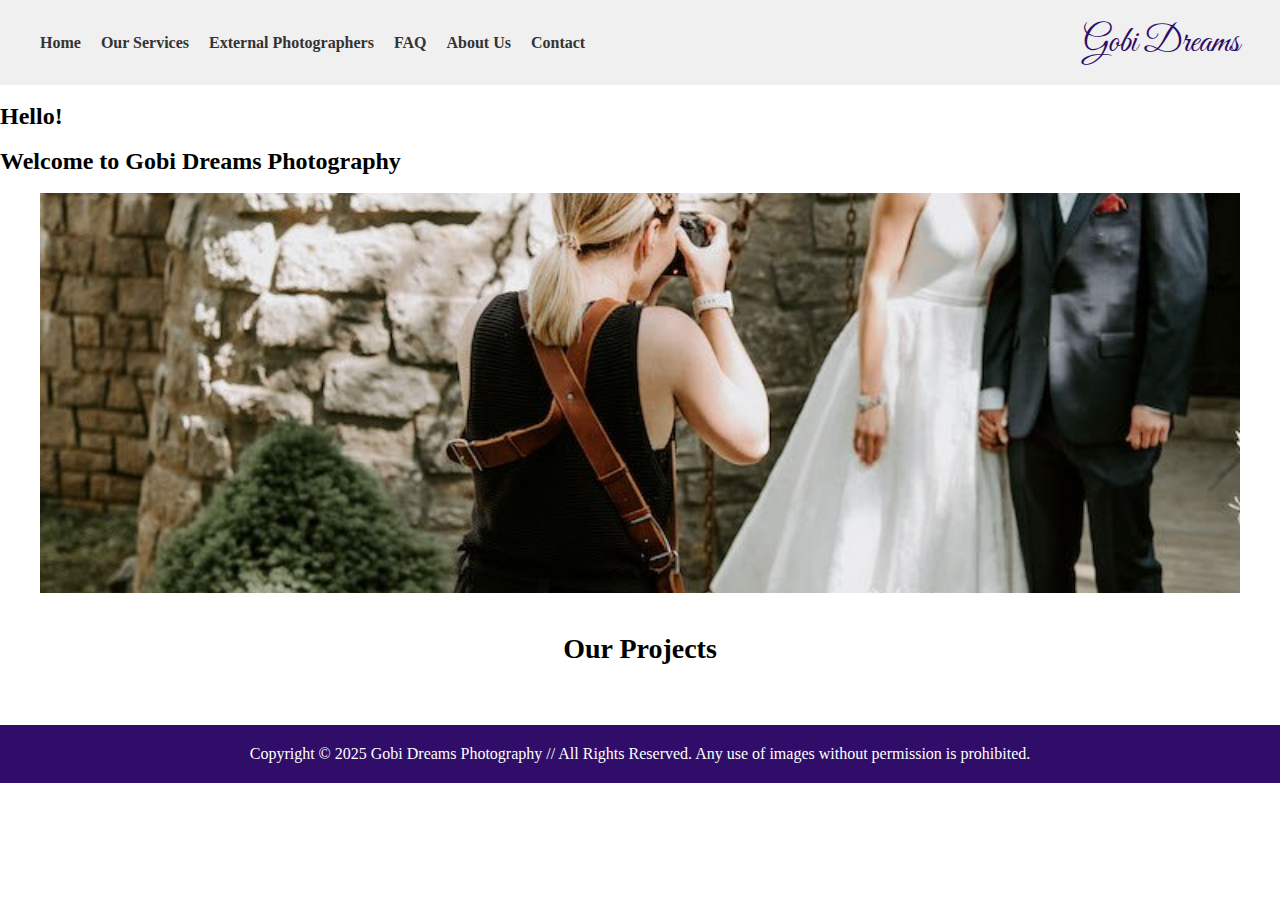
<file: index.html>
<!DOCTYPE html>
<html lang="en">
<head>
  <meta charset="UTF-8" />
  <meta name="viewport" content="width=device-width, initial-scale=1.0"/>
  <title>Gobi Dreams - Home</title>
  <link rel="stylesheet" href="css/style.css" />
</head>
<body onload="loadProjects()">

  <!-- Header -->
  <header class="main-header">
    <nav class="navbar">
      <a href="index.html">Home</a>
      <a href="services.html">Our Services</a>
      <a href="external.html">External Photographers</a>
      <a href="faq.html">FAQ</a>
      <a href="about.html">About Us</a>
      <a href="contact.html">Contact</a>
    </nav>
    <div class="studio-name">Gobi Dreams</div>
  </header>

  <div>
    <br>
    <h2>Hello!</h2>
    <br>
    <h2>Welcome to Gobi Dreams Photography</h2>
    <br>
  </div>

  <!-- Image Slider -->
  <section class="slider">
    <div class="slides">
      <img src="images/photo1.jpg" alt="Slide 1">
      <img src="images/photo2.jpg" alt="Slide 2">
      <img src="images/photo3.jpg" alt="Slide 3">
      <img src="images/photo4.jpg" alt="Slide 4">
      <img src="images/photo5.jpg" alt="Slide 5">
    </div>
  </section>

  <!-- Our Projects -->
  <section class="projects-section">
    <h2>Our Projects</h2>

    <!-- Project Display -->
    <div id="project-container" class="project-grid"></div>

    <!-- Admin Project Add Form -->
    <div id="admin-form" style="display: none;">
      <h3>Add New Project</h3>
      <input type="text" id="projectName" placeholder="Project Name">
      <input type="text" id="userName" placeholder="User Name">
      <input type="file" id="imageFile" accept="image/*">
      <button onclick="addProject()">Add Project</button>
    </div>
  </section>

  <!-- Footer -->
  <footer class="main-footer">
    Copyright © 2025 Gobi Dreams Photography //
    All Rights Reserved. Any use of images without permission is prohibited.
  </footer>

  <!-- JavaScript file -->
  <script src="js/script.js"></script>
</body>
</html>
</file>
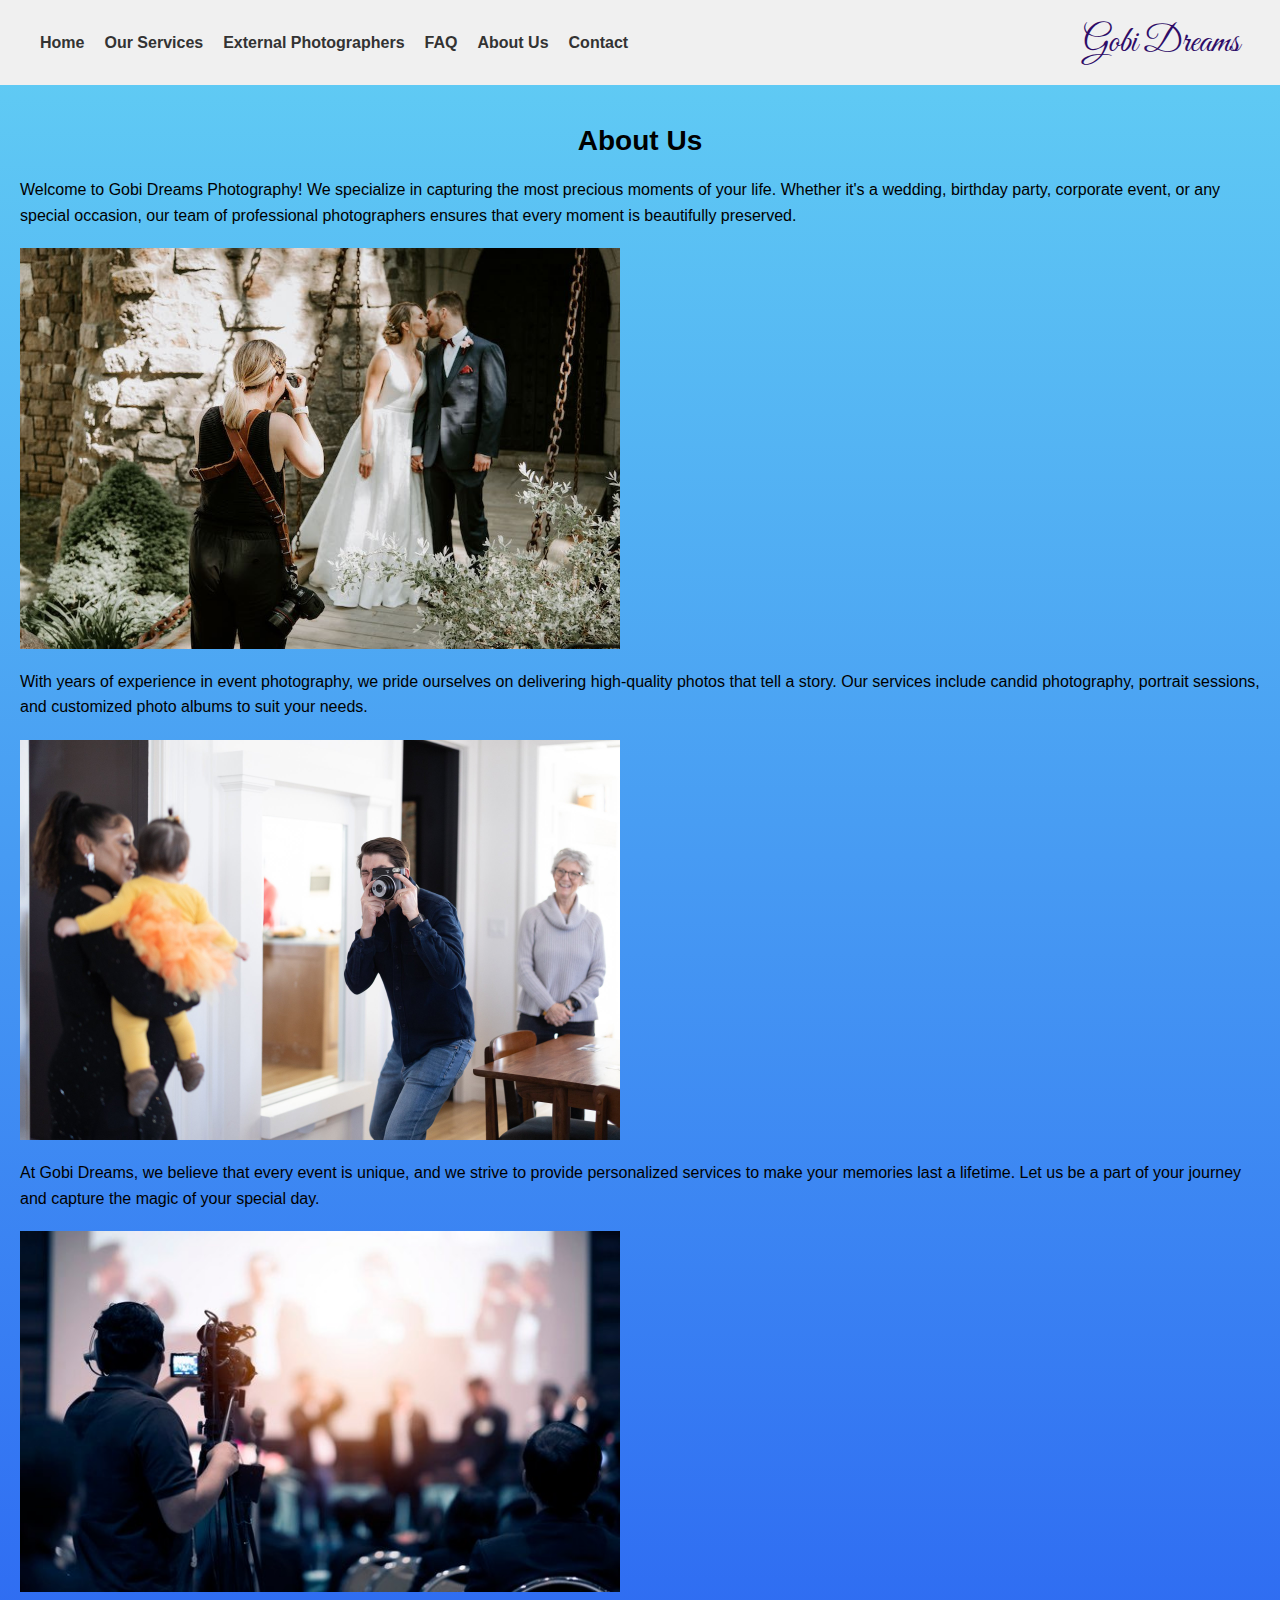
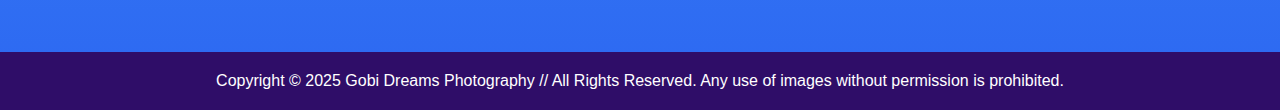
<file: about.html>
<!DOCTYPE html>
<html lang="en">
<head>
  <meta charset="UTF-8">
  <meta name="viewport" content="width=device-width, initial-scale=1.0">
  <title>About Us</title>
  <link rel="stylesheet" href="css/style.css">
</head>
<body class="site-page">

  <!-- Header -->
  <header class="main-header">
    <nav class="navbar">
      <a href="index.html">Home</a>
      <a href="services.html">Our Services</a>
      <a href="external.html">External Photographers</a>
      <a href="faq.html">FAQ</a>
      <a href="about.html">About Us</a>
      <a href="contact.html">Contact</a>
    </nav>
    <div class="studio-name">Gobi Dreams</div>
  </header>

  <!-- About Us Section -->
  <section class="about-section">
    <h2>About Us</h2>
    <p>
      Welcome to Gobi Dreams Photography! We specialize in capturing the most precious moments of your life. Whether it's a wedding, birthday party, corporate event, or any special occasion, our team of professional photographers ensures that every moment is beautifully preserved.
    </p>
    <img src="images/photo1.jpg" alt="Event Photography" class="about-image">
    <p>
      With years of experience in event photography, we pride ourselves on delivering high-quality photos that tell a story. Our services include candid photography, portrait sessions, and customized photo albums to suit your needs.
    </p>
    <img src="images/photo2.jpg" alt="Wedding Photography" class="about-image">
    <p>
      At Gobi Dreams, we believe that every event is unique, and we strive to provide personalized services to make your memories last a lifetime. Let us be a part of your journey and capture the magic of your special day.
    </p>
    <img src="images/photo4.jpg" alt="Birthday Photography" class="about-image">
  </section>

  <!-- Footer -->
  <footer class="main-footer">
    Copyright © 2025 Gobi Dreams Photography //
    All Rights Reserved. Any use of images without permission is prohibited.
  </footer>

</body>
</html>
</file>
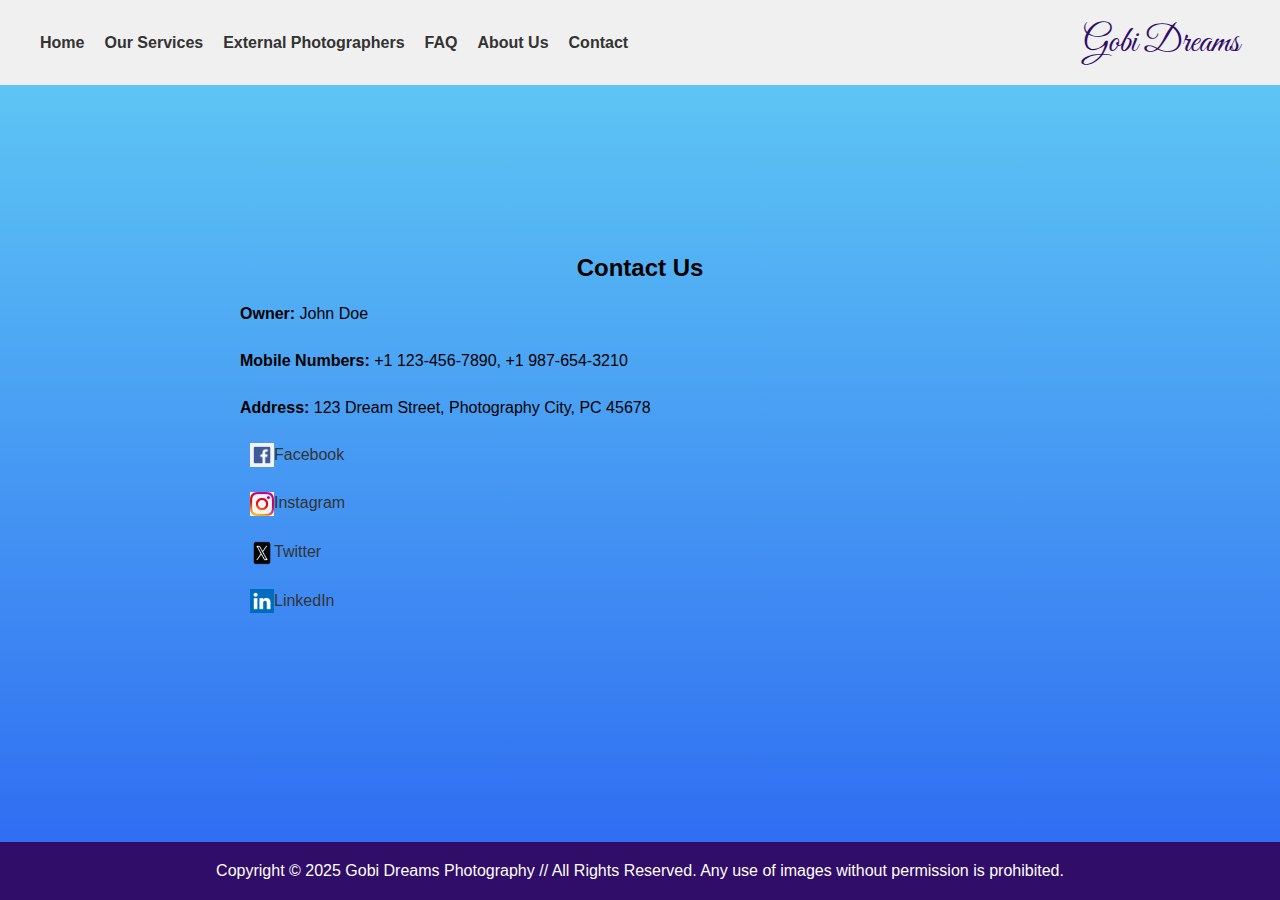
<file: contact.html>
<!DOCTYPE html>
<html lang="en">
<head>
  <meta charset="UTF-8">
  <meta name="viewport" content="width=device-width, initial-scale=1.0">
  <title>Contact Us</title>
  <link rel="stylesheet" href="css/style.css">
</head>
<body class="site-page">

  <!-- Header -->
  <header class="main-header">
    <nav class="navbar">
      <a href="index.html">Home</a>
      <a href="services.html">Our Services</a>
      <a href="external.html">External Photographers</a>
      <a href="faq.html">FAQ</a>
      <a href="about.html">About Us</a>
      <a href="contact.html">Contact</a>
    </nav>
    <div class="studio-name">Gobi Dreams</div>
  </header>

  <!-- Contact Us Section -->
  <section class="contact-section">
    <h2>Contact Us</h2><br>
    <p><strong>Owner:</strong> John Doe</p><br>
    <p><strong>Mobile Numbers:</strong> +1 123-456-7890, +1 987-654-3210</p><br>
    <p><strong>Address:</strong> 123 Dream Street, Photography City, PC 45678</p>
    <br>
    <div class="social-media">
      <a href="https://facebook.com" target="_blank">
        <img src="images/facebook-icon.png" alt="Facebook" class="social-icon"> Facebook
      </a>
      <a href="https://instagram.com" target="_blank">
        <img src="images/instagram-icon.png" alt="Instagram" class="social-icon"> Instagram
      </a>
      <a href="https://twitter.com" target="_blank">
        <img src="images/twitter-icon.png" alt="Twitter" class="social-icon"> Twitter
      </a>
      <a href="https://linkedin.com" target="_blank">
        <img src="images/linkedin-icon.png" alt="LinkedIn" class="social-icon"> LinkedIn
      </a>
    </div>
  </section>

  <!-- Footer -->
  <footer class="main-footer">
    Copyright © 2025 Gobi Dreams Photography //
    All Rights Reserved. Any use of images without permission is prohibited.
  </footer>

</body>
</html>
</file>
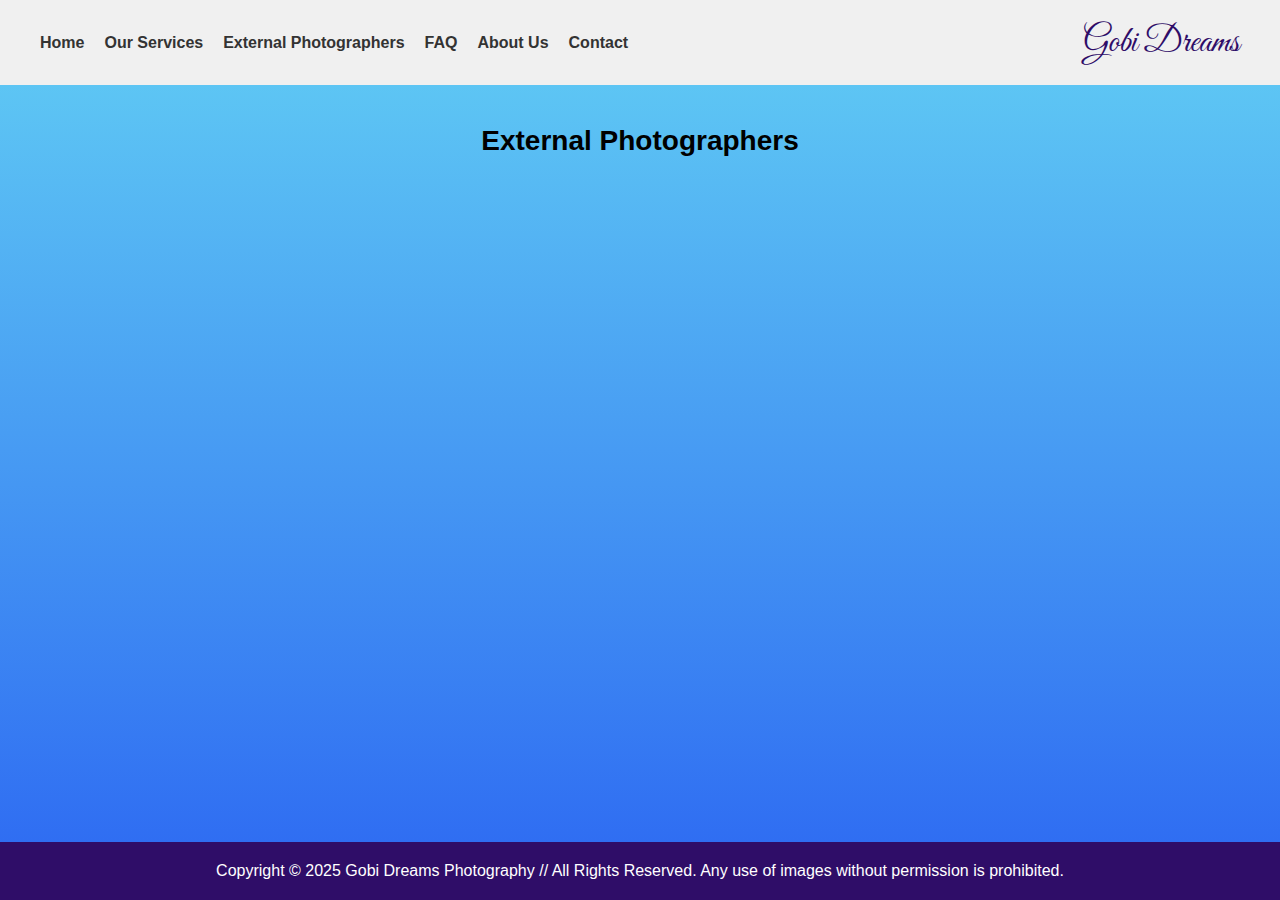
<file: external.html>
<!DOCTYPE html>
<html lang="en">
<head>
  <meta charset="UTF-8">
  <meta name="viewport" content="width=device-width, initial-scale=1.0">
  <title>External Photographers</title>
  <link rel="stylesheet" href="css/style.css">
</head>
<body class="site-page" onload="loadPhotographers()">

  <!-- Header -->
  <header class="main-header">
    <nav class="navbar">
      <a href="index.html">Home</a>
      <a href="services.html">Our Services</a>
      <a href="external.html">External Photographers</a>
      <a href="faq.html">FAQ</a>
      <a href="about.html">About Us</a>
      <a href="contact.html">Contact</a>
    </nav>
    <div class="studio-name">Gobi Dreams</div>
  </header>

  <!-- External Photographers Section -->
  <section class="photographers-section">
    <h2>External Photographers</h2>
    <div id="photographers-container" class="photographers-grid"></div>

    <!-- Admin Form for Adding Photographers -->
    <div id="admin-photographer-form" style="display: none;">
      <h3>Add New Photographer</h3>
      <input type="text" id="photographerName" placeholder="Photographer Name">
      <input type="file" id="photographerImage" accept="image/*">
      <button onclick="addPhotographer()">Add Photographer</button>
    </div>
  </section>

  <!-- Footer -->
  <footer class="main-footer">
    Copyright © 2025 Gobi Dreams Photography //
    All Rights Reserved. Any use of images without permission is prohibited.
  </footer>

  <!-- JavaScript -->
  <script src="js/script.js"></script>
</body>
</html>
</file>
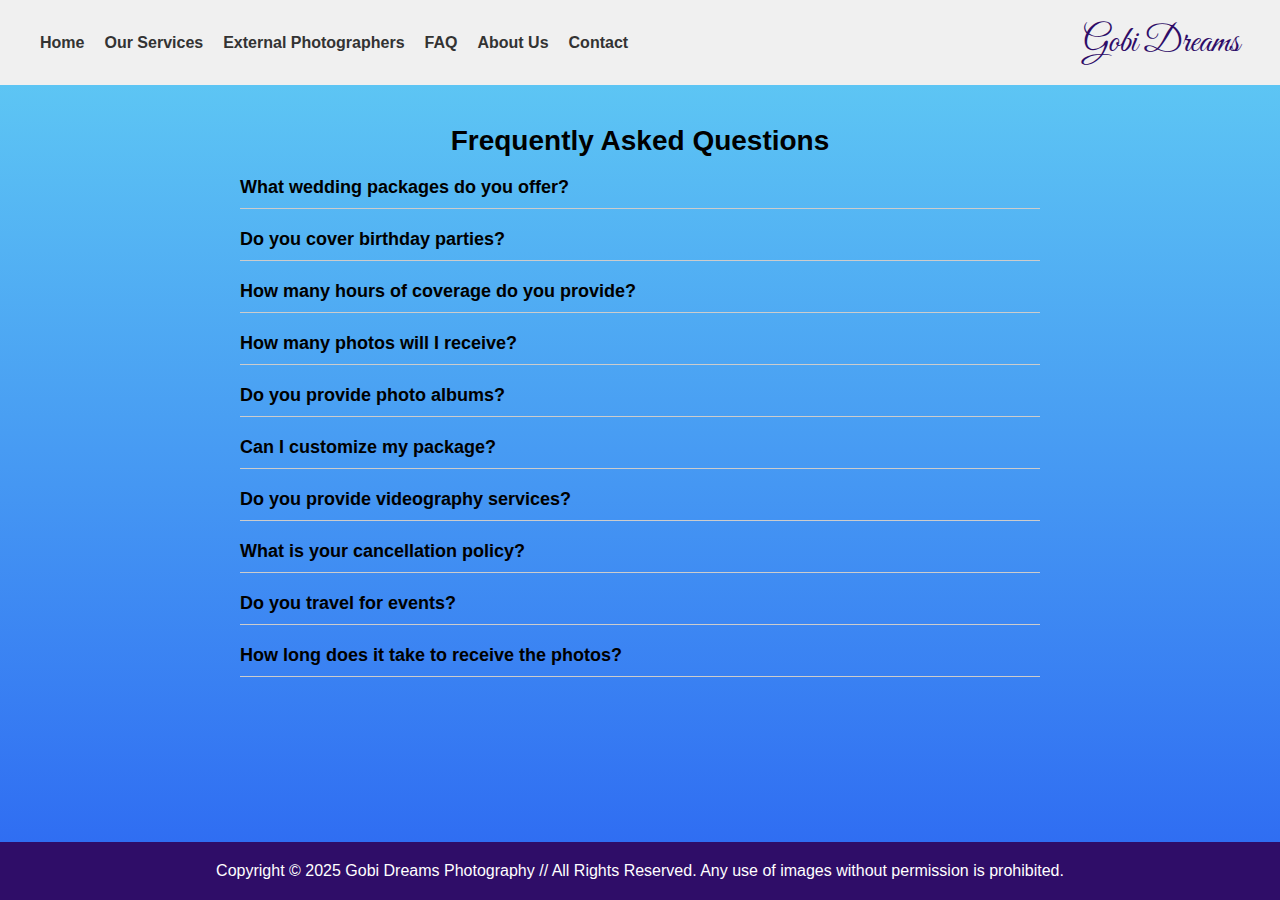
<file: faq.html>
<!DOCTYPE html>
<html lang="en">
<head>
  <meta charset="UTF-8">
  <meta name="viewport" content="width=device-width, initial-scale=1.0">
  <title>Frequently Asked Questions</title>
  <link rel="stylesheet" href="css/style.css">
</head>
<body class="site-page">

  <!-- Header -->
  <header class="main-header">
    <nav class="navbar">
      <a href="index.html">Home</a>
      <a href="services.html">Our Services</a>
      <a href="external.html">External Photographers</a>
      <a href="faq.html">FAQ</a>
      <a href="about.html">About Us</a>
      <a href="contact.html">Contact</a>
    </nav>
    <div class="studio-name">Gobi Dreams</div>
  </header>

  <!-- FAQ Section -->
  <section class="faq-section">
    <h2>Frequently Asked Questions</h2>
    <div class="faq-container">
      <div class="faq-item">
        <h3 class="faq-question" onclick="toggleAnswer(this)">What wedding packages do you offer?</h3>
        <p class="faq-answer">We offer a variety of wedding packages, including full-day coverage, half-day coverage, and customizable options to suit your needs.</p>
      </div>
      <div class="faq-item">
        <h3 class="faq-question" onclick="toggleAnswer(this)">Do you cover birthday parties?</h3>
        <p class="faq-answer">Yes, we provide photography services for birthday parties, including candid shots, group photos, and event highlights.</p>
      </div>
      <div class="faq-item">
        <h3 class="faq-question" onclick="toggleAnswer(this)">How many hours of coverage do you provide?</h3>
        <p class="faq-answer">Our packages range from 2 hours to full-day coverage, depending on your requirements.</p>
      </div>
      <div class="faq-item">
        <h3 class="faq-question" onclick="toggleAnswer(this)">How many photos will I receive?</h3>
        <p class="faq-answer">The number of photos depends on the package you choose. Typically, you will receive 50-100 edited photos per hour of coverage.</p>
      </div>
      <div class="faq-item">
        <h3 class="faq-question" onclick="toggleAnswer(this)">Do you provide photo albums?</h3>
        <p class="faq-answer">Yes, we offer high-quality photo albums as an add-on to our packages.</p>
      </div>
      <div class="faq-item">
        <h3 class="faq-question" onclick="toggleAnswer(this)">Can I customize my package?</h3>
        <p class="faq-answer">Absolutely! We can tailor our services to meet your specific needs and preferences.</p>
      </div>
      <div class="faq-item">
        <h3 class="faq-question" onclick="toggleAnswer(this)">Do you provide videography services?</h3>
        <p class="faq-answer">Yes, we offer videography services as part of our packages or as a standalone service.</p>
      </div>
      <div class="faq-item">
        <h3 class="faq-question" onclick="toggleAnswer(this)">What is your cancellation policy?</h3>
        <p class="faq-answer">Cancellations made at least 7 days in advance will receive a full refund. For cancellations within 7 days, a cancellation fee may apply.</p>
      </div>
      <div class="faq-item">
        <h3 class="faq-question" onclick="toggleAnswer(this)">Do you travel for events?</h3>
        <p class="faq-answer">Yes, we are happy to travel for events. Travel fees may apply for locations outside our service area.</p>
      </div>
      <div class="faq-item">
        <h3 class="faq-question" onclick="toggleAnswer(this)">How long does it take to receive the photos?</h3>
        <p class="faq-answer">You can expect to receive your edited photos within 2-3 weeks after the event.</p>
      </div>
    </div>
  </section>

  <!-- Footer -->
  <footer class="main-footer">
    Copyright © 2025 Gobi Dreams Photography //
    All Rights Reserved. Any use of images without permission is prohibited.
  </footer>

  <!-- JavaScript -->
  <script src="js/script.js"></script>
</body>
</html>
</file>
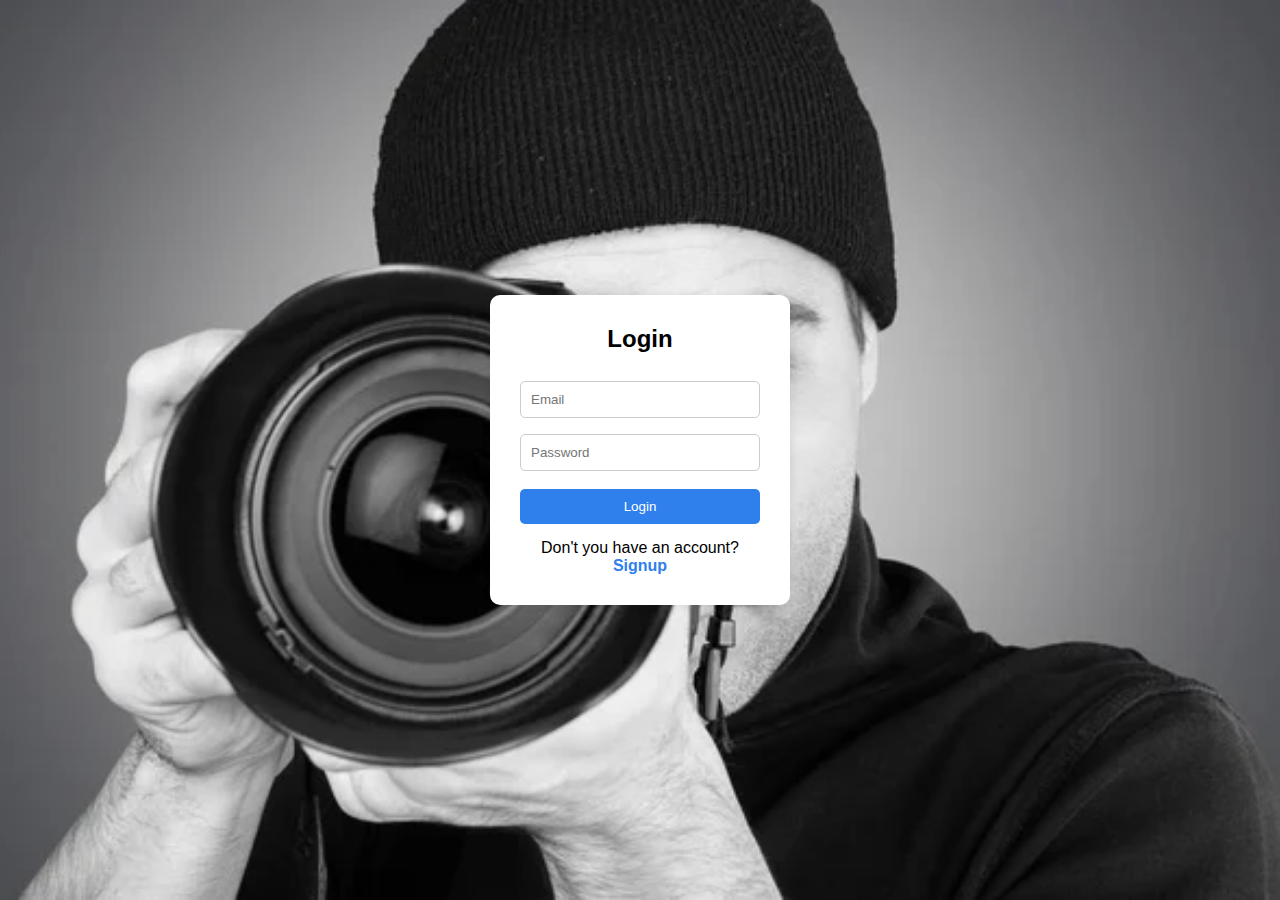
<file: login.html>
<!DOCTYPE html>
<html lang="en">
<head>
  <meta charset="UTF-8" />
  <meta name="viewport" content="width=device-width, initial-scale=1.0" />
  <title>Login - Photography Website</title>
  <link rel="stylesheet" href="css/style.css" />
</head>
<!-- login.html -->
<body class="form-page">

  <div class="form-container">
    <h2>Login</h2>
    <input type="email" id="login-email" placeholder="Email" />
    <input type="password" id="login-password" placeholder="Password" />
    <button onclick="login()">Login</button>
    <p>Don't you have an account? <a href="signup.html">Signup</a></p>
  </div>

  <script src="js/script.js"></script>
</body>
</html>
</file>
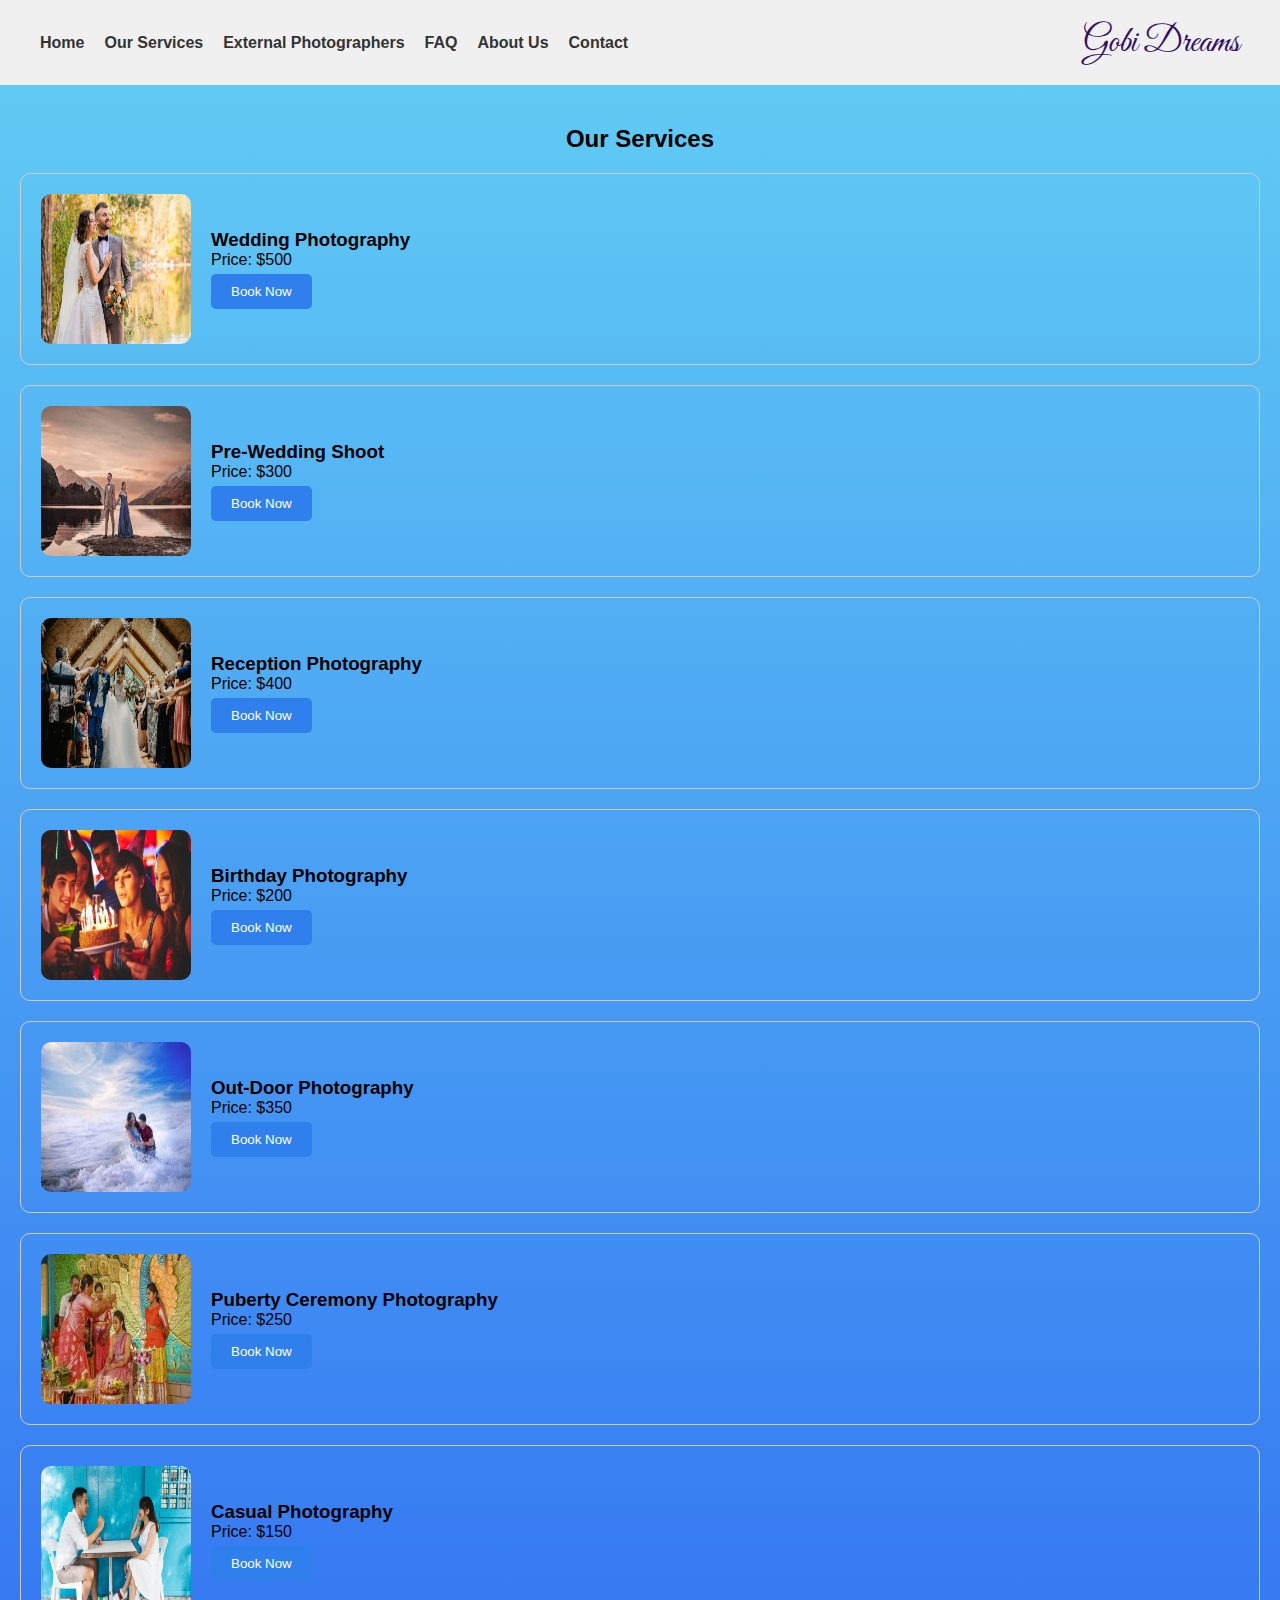
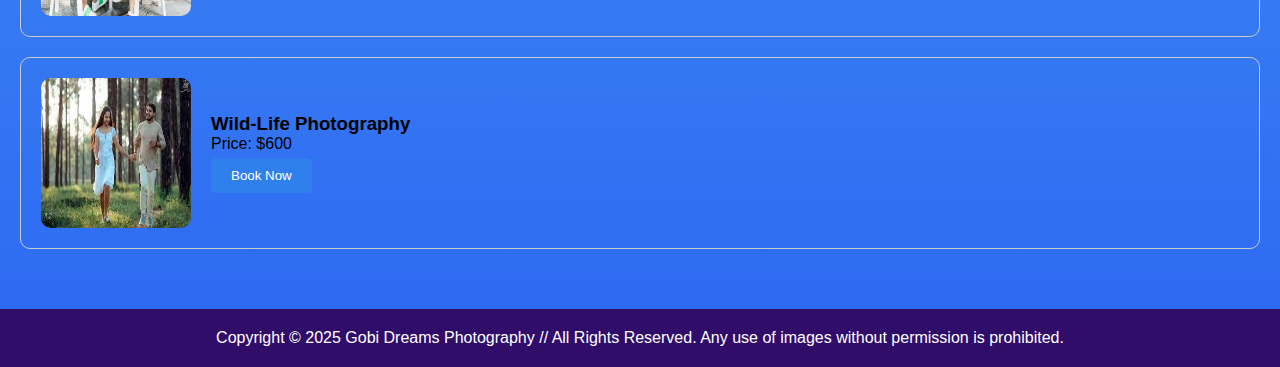
<file: services.html>
<!DOCTYPE html>
<html lang="en">
<head>
  <meta charset="UTF-8">
  <meta name="viewport" content="width=device-width, initial-scale=1.0">
  <title>Our Services</title>
  <link rel="stylesheet" href="css/style.css">
</head>
<body class="site-page">

  <!-- Header -->
  <header class="main-header">
    <nav class="navbar">
      <a href="index.html">Home</a>
      <a href="services.html">Our Services</a>
      <a href="external.html">External Photographers</a>
      <a href="faq.html">FAQ</a>
      <a href="about.html">About Us</a>
      <a href="contact.html">Contact</a>
    </nav>
    <div class="studio-name">Gobi Dreams</div>
  </header>

  <!-- Services Section -->
  <section class="services-section">
    <h2>Our Services</h2>
    <div id="services-container">
      <!-- Services will be dynamically loaded here -->
    </div>
  </section>

  <!-- Booking Popup -->
  <div id="booking-popup" class="popup hidden">
    <div class="popup-content">
      <h3>Booking Details</h3><br>
      <p id="booked-service"></p>
      <p id="service-amount"></p><br>
      <label for="additional-service">Add Additional Service:</label>
      <select id="additional-service">
        <option value="">Select a service</option>
      </select><br><br>
      <label for="external-photographer">Select External Photographer (Optional):</label>
      <select id="external-photographer">
        <option value="">Select a photographer</option>
      </select><br><br>
      <p id="total-amount"></p><br>
      <div class="popup-buttons">
        <button onclick="checkout()">Checkout</button>
        <button onclick="closePopup()">Cancel</button>
      </div>
    </div>
  </div>

  <!-- Payment Popup -->
  <div id="payment-popup" class="popup hidden">
    <div class="popup-content">
      <h3>Payment Gateway</h3>
      <form id="payment-form">
        <input type="text" id="card-name" placeholder="Name on Card" required>
        <input type="text" id="card-number" placeholder="Card Number" required>
        <input type="text" id="expiry-date" placeholder="Expiry Date (MM/YY)" required>
        <input type="text" id="cvv" placeholder="CVV" required>
        <div class="popup-buttons">
          <button type="button" onclick="processPayment()">Pay Now</button>
          <button type="button" onclick="closePopup()">Cancel</button>
        </div>
      </form>
    </div>
  </div>

  <!-- Footer -->
  <footer class="main-footer">
    Copyright © 2025 Gobi Dreams Photography //
    All Rights Reserved. Any use of images without permission is prohibited.
  </footer>

  <script src="js/script.js"></script>
</body>
</html>
</file>
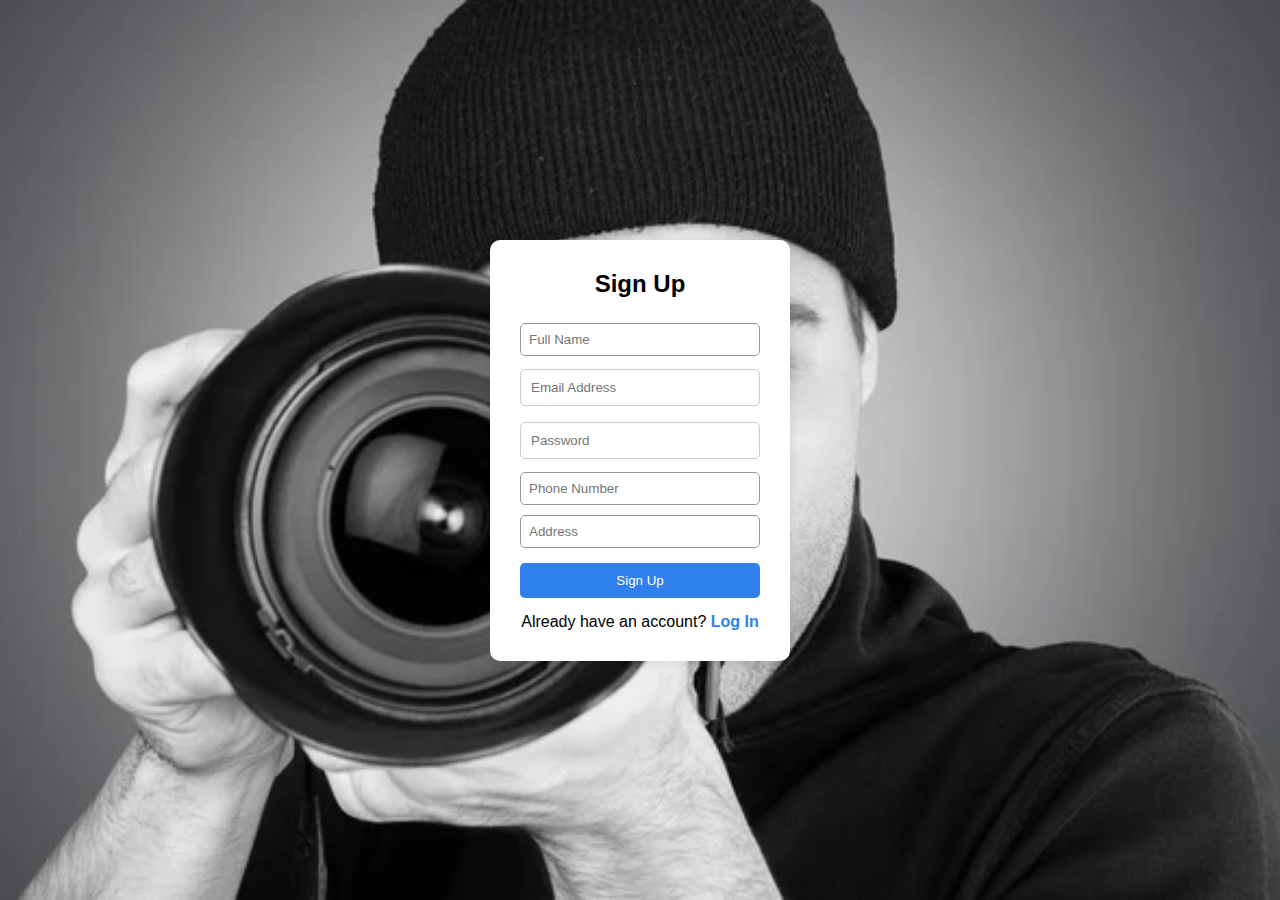
<file: signup.html>
<!DOCTYPE html>
<html lang="en">
<head>
  <meta charset="UTF-8" />
  <meta name="viewport" content="width=device-width, initial-scale=1.0" />
  <title>Signup - Photography Website</title>
  <link rel="stylesheet" href="css/style.css" />
</head>
<!-- signup.html -->
<body class="form-page">
  <div class="form-container">
    <h2>Sign Up</h2>
    <form onsubmit="signup(); return false;">
      <input type="text" id="signup-name" placeholder="Full Name" required>
      <input type="email" id="signup-email" placeholder="Email Address" required>
      <input type="password" id="signup-password" placeholder="Password" required>
      <input type="text" id="signup-phone" placeholder="Phone Number" required>
      <input type="text" id="signup-address" placeholder="Address" required>
      <button type="submit">Sign Up</button>
    </form>
    <p>Already have an account? <a href="login.html">Log In</a></p>
  </div>

  <script src="js/script.js"></script>
</body>
</html>
</file>
<file: css/style.css>
/* Fonts */
@import url('https://fonts.googleapis.com/css2?family=Great+Vibes&display=swap');

/* Reset */
* {
  margin: 0;
  padding: 0;
  box-sizing: border-box;
}

/* Body (form pages only, center-aligned) */
body.form-page {
  font-family: Arial, sans-serif;
  background: url('../images/photo6.jpg') no-repeat center center fixed; /* Set background image */
  background-size: cover; /* Ensure the image covers the entire page */
  display: flex;
  justify-content: center;
  align-items: center;
  height: 100vh;
  margin: 0;
}

/* Body (home and other pages) */
body.site-page {
  font-family: Arial, sans-serif;
  background: linear-gradient(to bottom, #62cff4, #2c67f2); /* Gradient effect */
  display: flex;
  flex-direction: column;
  min-height: 100vh;
}

/* Login/Signup Form Container */
.form-container {
  background: white;
  padding: 30px;
  border-radius: 10px;
  box-shadow: 0 0 10px rgba(0, 0, 0, 0.1);
  width: 300px;
  text-align: center;
}

.form-container h2 {
  margin-bottom: 20px;
}

.form-container input {
  width: 100% !important; /* Ensure all input fields take up the full width of the container */
  padding: 10px; /* Add consistent padding */
  margin: 8px 0; /* Add spacing between fields */
  border: 1px solid #ccc; /* Add a consistent border */
  border-radius: 5px; /* Add rounded corners */
  box-sizing: border-box; /* Include padding and border in the total width */
}

.form-container button {
  width: 100%;
  padding: 10px;
  background-color: #2f80ed;
  color: white;
  border: none;
  border-radius: 5px;
  margin-top: 10px;
  cursor: pointer;
}

.form-container p {
  margin-top: 15px;
}

.form-container a {
  color: #2f80ed;
  text-decoration: none;
  font-weight: bold;
}

/* Header */
.main-header {
  display: flex;
  justify-content: space-between;
  align-items: center;
  padding: 20px 40px;
  background-color: #f0f0f0;
  flex-wrap: wrap;
}

.navbar {
  display: flex;
  gap: 20px;
}

.navbar a {
  text-decoration: none;
  color: #333;
  font-weight: bold;
}

.studio-name {
  font-family: 'Great Vibes', cursive;
  font-size: 36px;
  color: #2f0d68;
}

/* Slider */
.slider {
    width: 100%;
    max-width: 1200px;     /* Optional: Limit max width */
    height: 400px;
    overflow: hidden;
    position: relative;
    margin: auto;          /* Center horizontally */
  }
  
  .slides {
    display: flex;
    width: 600%;           /* 5 slides = 100% * 5 */
    animation: slide 130s linear infinite;
  }
  
  .slides img {
    width: 100%;
    height: 400px;
    object-fit: cover;
  }
  
  /* Keyframes for continuous looping */
  @keyframes slide {
    0%    { transform: translateX(0%); }
    100%  { transform: translateX(-500%); }  }
  

/* Projects Section */
.projects-section {
  padding: 40px 20px;
  text-align: center;
}

.projects-section h2 {
  font-size: 28px;
  margin-bottom: 20px;
}

#project-container {
  display: grid;
  grid-template-columns: repeat(2, 1fr); /* Two columns */
  gap: 30px; /* Space between items */
  justify-items: center; /* Center items horizontally */
}

.project-card {
  width: 90%;
  max-width: 600px;
  border: 1px solid #ccc;
  border-radius: 10px;
  padding: 20px;
  background-color: #fafafa;
  text-align: left;
}

.project-card img {
  width: 100%;
  border-radius: 8px;
}

.rating, .admin-controls {
  margin-top: 10px;
}

input[type="text"], input[type="number"] {
  width: 90%;
  padding: 8px;
  margin: 5px 0;
  border-radius: 5px;
  border: 1px solid #999;
}

button {
  padding: 8px 16px;
  border: none;
  background-color: #2f0d68;
  color: #fff;
  border-radius: 5px;
  cursor: pointer;
  margin-top: 5px;
}

button:hover {
  background-color: #402080;
}

#admin-form {
  margin-top: 30px;
  display: none;
}

/* Photographers Section */
.photographers-section {
  padding: 40px 20px;
  text-align: center;
}

.photographers-section h2 {
  font-size: 28px;
  margin-bottom: 20px;
}

.photographers-grid {
  display: grid;
  grid-template-columns: repeat(3, 1fr); /* Three columns */
  gap: 20px; /* Reduce the gap between items */
  justify-items: center;
}

.photographer-card {
  width: 90%;
  max-width: 400px;
  border: 1px solid #ccc;
  border-radius: 10px;
  padding: 20px;
  background-color: #fafafa;
  text-align: center;
}

.photographer-card img {
  width: 100%;
  border-radius: 8px;
  margin-bottom: 10px;
}

#admin-photographer-form {
  margin-top: 30px;
}

/* FAQ Section */
.faq-section {
  padding: 40px 20px;
  text-align: left;
}

.faq-section h2 {
  font-size: 28px;
  margin-bottom: 20px;
  text-align: center;
}

.faq-container {
  max-width: 800px;
  margin: 0 auto;
}

.faq-item {
  margin-bottom: 20px;
  border-bottom: 1px solid #ccc;
  padding-bottom: 10px;
}

.faq-question {
  font-size: 18px;
  font-weight: bold;
  cursor: pointer;
  margin: 0;
}

.faq-answer {
  display: none; /* Initially hide the answer */
  font-size: 16px;
  margin-top: 10px;
  color: #555;
}

/* About Section */
.about-section {
  padding: 40px 20px;
  text-align: left;
}

.about-section h2 {
  font-size: 28px;
  margin-bottom: 20px;
  text-align: center;
}

.about-section p {
  font-size: 16px;
  line-height: 1.6;
  margin-bottom: 20px;
}

.about-image {
  width: 100%;
  max-width: 600px;
  margin: 20px 0;
  display: block;
}

/* Contact Section */
.contact-section {
  padding: 40px 20px;
  display: flex;
  flex-direction: column;
  align-items: center; /* Center the section horizontally */
  justify-content: center; /* Center the section vertically */
  min-height: 80vh; /* Ensure the section takes up most of the viewport height */
}

.contact-section p,
.contact-section .social-media {
  text-align: left; /* Align the contents to the right */
  width: 100%; /* Ensure the content spans the full width */
  max-width: 800px;
  line-height: 1.8; /* Optional: Limit the width of the content */
}

.social-media a {
  display: flex;
  align-items: center;
  justify-content: left; /* Align icons and text to the right */
  margin-bottom: 20px;
  text-decoration: none;
  color: #333;
}

.social-icon {
  width: 24px;
  height: 24px;
  margin-left: 10px; /* Add space between the text and the icon */
}

/* Footer */
.main-footer {
  background-color: #2f0d68;
  color: white;
  text-align: center;
  padding: 20px;
  margin-top: auto;
}

.welcome-text {
  padding: 30px; /* Add padding around the text */
  margin-right: 40px ; /* Push the text to the right */
  max-width: 800px; /* Optional: Limit the width of the text */
  text-align: left; /* Align the text content to the right */
}

/* Services Section */
.services-section {
  padding: 40px 20px;
}

.services-section h2 {
  text-align: center;
  margin-bottom: 20px;
}

.service-card {
  display: flex;
  align-items: center;
  margin-bottom: 20px;
  border: 1px solid #ccc;
  border-radius: 10px;
  padding: 20px;
}

.service-card img {
  width: 150px;
  height: 150px;
  border-radius: 10px;
  margin-right: 20px;
}

.service-card .service-description {
  flex: 1;
}

.service-card button {
  padding: 10px 20px;
  background-color: #2f80ed;
  color: white;
  border: none;
  border-radius: 5px;
  cursor: pointer;
}

.service-card button:hover {
  background-color: #1e5bbf;
}

/* Popup */
.popup {
  position: fixed;
  top: 0;
  left: 0;
  width: 100%;
  height: 100%;
  background: rgba(0, 0, 0, 0.5);
  display: flex;
  justify-content: center;
  align-items: center;
  z-index: 1000;
}

.popup.hidden {
  display: none;
}

.popup-content {
  background: white;
  padding: 20px;
  border-radius: 10px;
  width: 400px;
  text-align: center;
}

.popup-buttons {
  margin-top: 20px;
}

.popup-buttons button {
  padding: 10px 20px;
  margin: 5px;
  border: none;
  border-radius: 5px;
  cursor: pointer;
}

.popup-buttons button:first-child {
  background-color: #2f80ed;
  color: white;
}

.popup-buttons button:last-child {
  background-color: #ccc;
}

#admin-orders {
  padding: 20px;
  border: 1px solid #ccc;
  border-radius: 10px;
  margin-top: 20px;
}

.order-card {
  border: 1px solid #ccc;
  border-radius: 10px;
  padding: 10px;
  margin-bottom: 10px;
}
</file>
